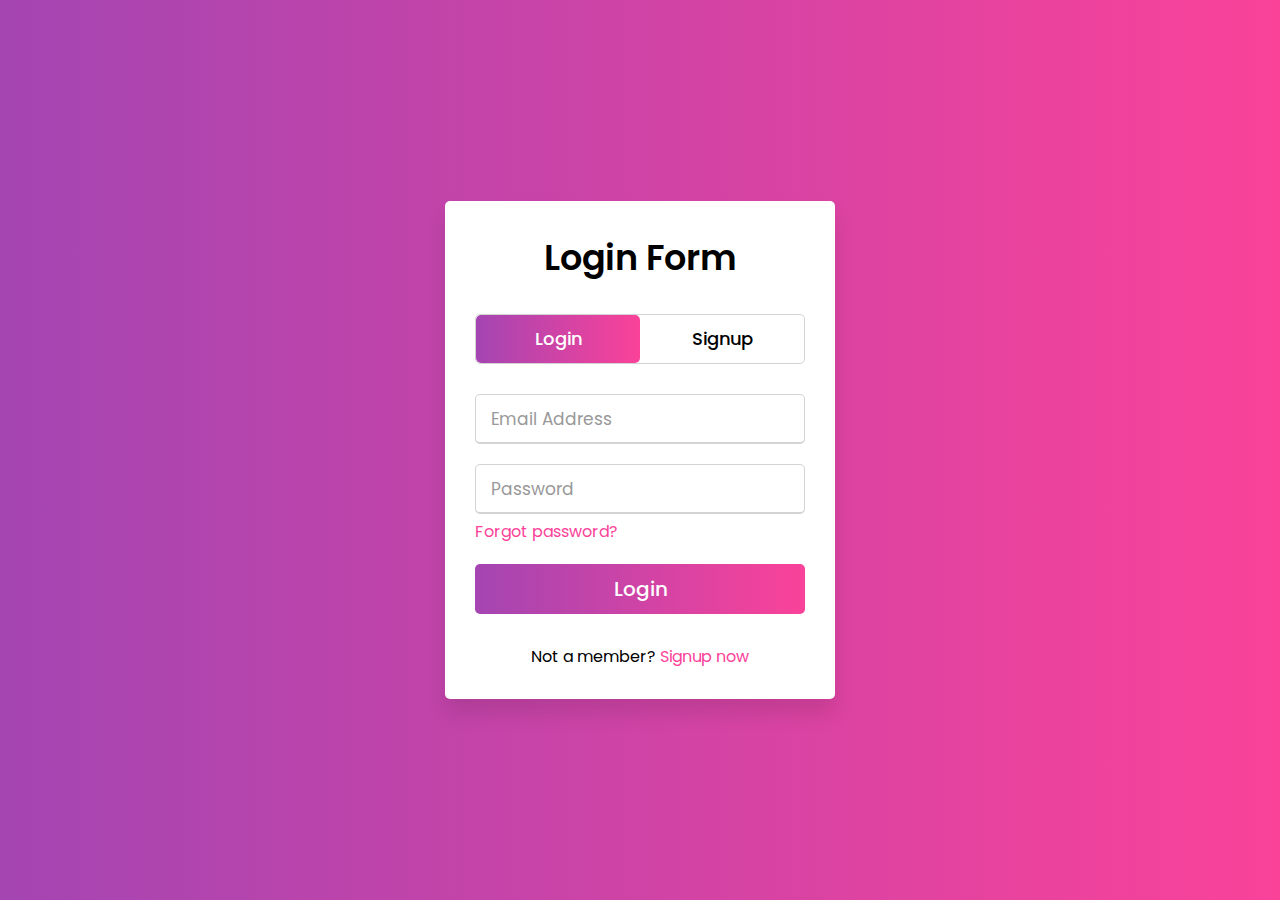
<file: login.html>
<!DOCTYPE html>

<html lang="en" dir="ltr">
  <head>
    <meta charset="utf-8">
    
    <link rel="stylesheet" href="style.css">
    <meta name="viewport" content="width=device-width, initial-scale=1.0">
    <style>
        @import url('https://fonts.googleapis.com/css?family=Poppins:400,500,600,700&display=swap');
*{
  margin: 0;
  padding: 0;
  box-sizing: border-box;
  font-family: 'Poppins', sans-serif;
}
html,body{
  display: grid;
  height: 100%;
  width: 100%;
  place-items: center;
  background: -webkit-linear-gradient(left, #a445b2, #fa4299);
}
::selection{
  background: #fa4299;
  color: #fff;
}
.wrapper{
  overflow: hidden;
  max-width: 390px;
  background: #fff;
  padding: 30px;
  border-radius: 5px;
  box-shadow: 0px 15px 20px rgba(0,0,0,0.1);
}
.wrapper .title-text{
  display: flex;
  width: 200%;
}
.wrapper .title{
  width: 50%;
  font-size: 35px;
  font-weight: 600;
  text-align: center;
  transition: all 0.6s cubic-bezier(0.68,-0.55,0.265,1.55);
}
.wrapper .slide-controls{
  position: relative;
  display: flex;
  height: 50px;
  width: 100%;
  overflow: hidden;
  margin: 30px 0 10px 0;
  justify-content: space-between;
  border: 1px solid lightgrey;
  border-radius: 5px;
}
.slide-controls .slide{
  height: 100%;
  width: 100%;
  color: #fff;
  font-size: 18px;
  font-weight: 500;
  text-align: center;
  line-height: 48px;
  cursor: pointer;
  z-index: 1;
  transition: all 0.6s ease;
}
.slide-controls label.signup{
  color: #000;
}
.slide-controls .slider-tab{
  position: absolute;
  height: 100%;
  width: 50%;
  left: 0;
  z-index: 0;
  border-radius: 5px;
  background: -webkit-linear-gradient(left, #a445b2, #fa4299);
  transition: all 0.6s cubic-bezier(0.68,-0.55,0.265,1.55);
}
input[type="radio"]{
  display: none;
}
#signup:checked ~ .slider-tab{
  left: 50%;
}
#signup:checked ~ label.signup{
  color: #fff;
  cursor: default;
  user-select: none;
}
#signup:checked ~ label.login{
  color: #000;
}
#login:checked ~ label.signup{
  color: #000;
}
#login:checked ~ label.login{
  cursor: default;
  user-select: none;
}
.wrapper .form-container{
  width: 100%;
  overflow: hidden;
}
.form-container .form-inner{
  display: flex;
  width: 200%;
}
.form-container .form-inner form{
  width: 50%;
  transition: all 0.6s cubic-bezier(0.68,-0.55,0.265,1.55);
}
.form-inner form .field{
  height: 50px;
  width: 100%;
  margin-top: 20px;
}
.form-inner form .field input{
  height: 100%;
  width: 100%;
  outline: none;
  padding-left: 15px;
  border-radius: 5px;
  border: 1px solid lightgrey;
  border-bottom-width: 2px;
  font-size: 17px;
  transition: all 0.3s ease;
}
.form-inner form .field input:focus{
  border-color: #fc83bb;
  /* box-shadow: inset 0 0 3px #fb6aae; */
}
.form-inner form .field input::placeholder{
  color: #999;
  transition: all 0.3s ease;
}
form .field input:focus::placeholder{
  color: #b3b3b3;
}
.form-inner form .pass-link{
  margin-top: 5px;
}
.form-inner form .signup-link{
  text-align: center;
  margin-top: 30px;
}
.form-inner form .pass-link a,
.form-inner form .signup-link a{
  color: #fa4299;
  text-decoration: none;
}
.form-inner form .pass-link a:hover,
.form-inner form .signup-link a:hover{
  text-decoration: underline;
}
form .btn{
  height: 50px;
  width: 100%;
  border-radius: 5px;
  position: relative;
  overflow: hidden;
}
form .btn .btn-layer{
  height: 100%;
  width: 300%;
  position: absolute;
  left: -100%;
  background: -webkit-linear-gradient(right, #a445b2, #fa4299, #a445b2, #fa4299);
  border-radius: 5px;
  transition: all 0.4s ease;;
}
form .btn:hover .btn-layer{
  left: 0;
}
form .btn input[type="submit"]{
  height: 100%;
  width: 100%;
  z-index: 1;
  position: relative;
  background: none;
  border: none;
  color: #fff;
  padding-left: 0;
  border-radius: 5px;
  font-size: 20px;
  font-weight: 500;
  cursor: pointer;
}

    </style>
  </head>
  <body>


   

  <div class="wrapper">
      <div class="title-text">
        <div class="title login">
Login Form</div>
<div class="title signup">
Signup Form</div>
</div>
<div class="form-container">
        <div class="slide-controls">
          <input type="radio" name="slide" id="login" checked>
          <input type="radio" name="slide" id="signup">
          <label for="login" class="slide login">Login</label>
          <label for="signup" class="slide signup">Signup</label>
          <div class="slider-tab">
</div>
</div>
<div class="form-inner">
          <form action="#" class="login">
            <div class="field">
              <input type="text" placeholder="Email Address" required>
            </div>
<div class="field">
              <input type="password" placeholder="Password" required>
            </div>
<div class="pass-link">
<a href="#">Forgot password?</a></div>
<div class="field btn">
              <div class="btn-layer">
</div>
<input type="submit" value="Login">
            </div>
<div class="signup-link">
Not a member? <a href="">Signup now</a></div>
</form>
<form action="#" class="signup">
            <div class="field">
              <input type="text" placeholder="Email Address" required>
            </div>
<div class="field">
              <input type="password" placeholder="Password" required>
            </div>
<div class="field">
              <input type="password" placeholder="Confirm password" required>
            </div>
<div class="field btn">
              <div class="btn-layer">
</div>
<input type="submit" value="Signup">
            </div>
</form>
</div>
</div>
</div>
<script>
      const loginText = document.querySelector(".title-text .login");
      const loginForm = document.querySelector("form.login");
      const loginBtn = document.querySelector("label.login");
      const signupBtn = document.querySelector("label.signup");
      const signupLink = document.querySelector("form .signup-link a");
      signupBtn.onclick = (()=>{
        loginForm.style.marginLeft = "-50%";
        loginText.style.marginLeft = "-50%";
      });
      loginBtn.onclick = (()=>{
        loginForm.style.marginLeft = "0%";
        loginText.style.marginLeft = "0%";
      });
      signupLink.onclick = (()=>{
        signupBtn.click();
        return false;
      });
    </script>

  </body>
</html>
</file>
<file: style.css>
/*  import google fonts */
@import url('https://fonts.googleapis.com/css2?family=Poppins:wght@400;500;600;700&family=Ubuntu:wght@400;500;700&display=swap');

*{
    margin: 0;
    padding: 0;
    box-sizing: border-box;
    text-decoration: none;
}
html{
    scroll-behavior: smooth;
}

/* custom scroll bar */
::-webkit-scrollbar {
    width: 10px;
}
::-webkit-scrollbar-track {
    background: #f1f1f1;
}
::-webkit-scrollbar-thumb {
    background: #888;
}

::-webkit-scrollbar-thumb:hover {
    background: #555;
}

/* all similar content styling codes */
section{
    padding: 100px 0;
}
.max-width{
    max-width: 1300px;
    padding: 0 80px;
    margin: auto;
}
.about, .services, .skills, .teams, .contact, footer{
    font-family: 'Poppins', sans-serif;
}
.about .about-content, 
.services .serv-content,
.skills .skills-content,
.contact .contact-content{
    display: flex;
    flex-wrap: wrap;
    align-items: center;
    justify-content: space-between;
}
section .title{
    position: relative;
    text-align: center;
    font-size: 40px;
    font-weight: 500;
    margin-bottom: 60px;
    padding-bottom: 20px;
    font-family: 'Ubuntu', sans-serif;
}
section .title::before{
    content: "";
    position: absolute;
    bottom: 0px;
    left: 50%;
    width: 180px;
    height: 3px;
    background: #111;
    transform: translateX(-50%);
}
section .title::after{
    position: absolute;
    bottom: -8px;
    left: 50%;
    font-size: 20px;
    color: crimson;
    padding: 0 5px;
    background: #fff;
    transform: translateX(-50%);
}

/* navbar styling */
.navbar{
    position: fixed;
    width: 100%;
    z-index: 999;
    padding: 30px 0;
    font-family: 'Ubuntu', sans-serif;
    transition: all 0.3s ease;
}
.navbar.sticky{
    padding: 15px 0;
    background: crimson;
}
.navbar .max-width{
    display: flex;
    align-items: center;
    justify-content: space-between;
}
.navbar .logo a{
    color: #fff;
    font-size: 35px;
    font-weight: 600;
}
.navbar .logo a span{
    color: crimson;
    transition: all 0.3s ease;
}
.navbar.sticky .logo a span{
    color: #fff;
}
.navbar .menu li{
    list-style: none;
    display: inline-block;
}
.navbar .menu li a{
    display: block;
    color: #fff;
    font-size: 18px;
    font-weight: 500;
    margin-left: 25px;
    transition: color 0.3s ease;
}
.navbar .menu li a:hover{
    color: crimson;
}
.navbar.sticky .menu li a:hover{
    color: #fff;
}

/* menu btn styling */
.menu-btn{
    color: #fff;
    font-size: 23px;
    cursor: pointer;
    display: none;
}
.scroll-up-btn{
    position: fixed;
    height: 45px;
    width: 42px;
    background: crimson;
    right: 30px;
    bottom: 10px;
    text-align: center;
    line-height: 45px;
    color: #fff;
    z-index: 9999;
    font-size: 30px;
    border-radius: 6px;
    border-bottom-width: 2px;
    cursor: pointer;
    opacity: 0;
    pointer-events: none;
    transition: all 0.3s ease;
}
.scroll-up-btn.show{
    bottom: 30px;
    opacity: 1;
    pointer-events: auto;
}
.scroll-up-btn:hover{
    filter: brightness(90%);
}

  
/* home section styling */
.home{
    display: flex;
    background: url("images/banner.jpg") no-repeat center;
    height: 100vh;
    color: #fff;
    min-height: 500px;
    background-size: cover;
    background-attachment: fixed;
    font-family: 'Ubuntu', sans-serif;
}
.home .max-width{
    margin: auto 0 auto 30px;
}
.home .home-content .text-1{
    font-size: 27px;
}
.home .home-content .text-2{
    font-size: 75px;
    font-weight: 600;
    margin-left: -3px;
}
.home .home-content .text-3{
    font-size: 40px;
    margin: 5px 0;
}
.home .home-content .text-3 span{
    color: crimson;
    font-weight: 500;
}
.home .home-content a{
    display: inline-block;
    background: crimson;
    color: #fff;
    font-size: 25px;
    padding: 12px 36px;
    margin-top: 20px;
    font-weight: 400;
    border-radius: 6px;
    border: 2px solid crimson;
    transition: all 0.3s ease;
}
.home .home-content a:hover{
    color: crimson;
    background: none;
}

/* about section styling */
.about .title::after{
    content: "who i am";
}
.about .about-content .left{
    width: 45%;
}
.about .about-content .left img{
    height: 400px;
    width: 400px;
    object-fit: cover;
    border-radius: 6px;
}
.about .about-content .right{
    width: 55%;
}
.about .about-content .right .text{
    font-size: 25px;
    font-weight: 600;
    margin-bottom: 10px;
}
.about .about-content .right .text span{
    color: crimson;
}
.about .about-content .right p{
    text-align: justify;
}
.about .about-content .right a{
    display: inline-block;
    background: crimson;
    color: #fff;
    font-size: 20px;
    font-weight: 500;
    padding: 10px 30px;
    margin-top: 20px;
    border-radius: 6px;
    border: 2px solid crimson;
    transition: all 0.3s ease;
}
.about .about-content .right a:hover{
    color: crimson;
    background: none;
}

/* services section styling */
.services, .teams{
    color:#fff;
    background: #111;
}
.services .title::before,
.teams .title::before{
    background: #fff;
}
.services .title::after,
.teams .title::after{
    background: #111;
    content: "what i provide";
}
.services .serv-content .card{
    width: calc(33% - 20px);
    background: #222;
    text-align: center;
    border-radius: 6px;
    padding: 20px 25px;
    cursor: pointer;
    transition: all 0.3s ease;
}
/*....services .serv-content .card:hover{
    background: crimson;
}....*/
.services .serv-content .card .box{
    transition: all 0.3s ease;
}
.services .serv-content .card:hover .box{
    transform: scale(1.05);
}
.services .serv-content .card i{
    font-size: 50px;
    color: crimson;
    transition: color 0.3s ease;
}
.services .serv-content .card:hover i{
    color: #fff;
}
.services .serv-content .card .text{
    font-size: 25px;
    font-weight: 500;
    margin: 10px 0 7px 0;
}

/* skills section styling */

.skills .title::after{
    content: "what i know";
}
.skills .skills-content .column{
    width: calc(50% - 30px);
}
.skills .skills-content .left .text{
    font-size: 20px;
    font-weight: 600;
    margin-bottom: 10px;
}
.skills .skills-content .left p{
    text-align: justify;
}
.skills .skills-content .left a{
    display: inline-block;
    background: crimson;
    color: #fff;
    font-size: 18px;
    font-weight: 500;
    padding: 8px 16px;
    margin-top: 20px;
    border-radius: 6px;
    border: 2px solid crimson;
    transition: all 0.3s ease;
}
.skills .skills-content .left a:hover{
    color: crimson;
    background: none;
}
.skills .skills-content .right .bars{
    margin-bottom: 15px;
}
.skills .skills-content .right .info{
    display: flex;
    margin-bottom: 5px;
    align-items: center;
    justify-content: space-between;
}
.skills .skills-content .right span{
    font-weight: 500;
    font-size: 18px;
}
.skills .skills-content .right .line{
    height: 5px;
    width: 100%;
    background: lightgrey;
    position: relative;
}
.skills .skills-content .right .line::before{
    content: "";
    position: absolute;
    height: 100%;
    left: 0;
    top: 0;
    background: crimson;
}
.skills-content .right .html::before{
    width: 90%;
}
.skills-content .right .css::before{
    width: 60%;
}
.skills-content .right .js::before{
    width: 80%;
}
.skills-content .right .php::before{
    width: 50%;
}
.skills-content .right .mysql::before{
    width: 70%;
}

/* teams section styling */
.teams .title::after{
    content: "who with me";
}
.teams .carousel .card{
    background: #222;
    border-radius: 6px;
    padding: 25px 35px;
    text-align: center;
    overflow: hidden;
    transition: all 0.3s ease;
}
.teams .carousel .card:hover{
    background: crimson;
}
.teams .carousel .card .box{
    display: flex;
    flex-direction: column;
    align-items: center;
    justify-content: center;
    transition: all 0.3s ease;
}
.teams .carousel .card:hover .box{
    transform: scale(1.05);
}
.teams .carousel .card .text{
    font-size: 25px;
    font-weight: 500;
    margin: 10px 0 7px 0;
}
.teams .carousel .card img{
    height: 150px;
    width: 150px;
    object-fit: cover;
    border-radius: 50%;
    border: 5px solid crimson;
    transition: all 0.3s ease;
}
.teams .carousel .card:hover img{
    border-color: #fff;
}
.owl-dots{
    text-align: center;
    margin-top: 20px;
}
.owl-dot{
    height: 13px;
    width: 13px;
    margin: 0 5px;
    outline: none!important;
    border-radius: 50%;
    border: 2px solid crimson!important;
    transition: all 0.3s ease;
}
.owl-dot.active{
    width: 35px;
    border-radius: 14px;
}
.owl-dot.active,
.owl-dot:hover{
    background: crimson!important;
}

/* contact section styling */
.contact .title::after{
    content: "get in touch";
}
.contact .contact-content .column{
    width: calc(50% - 30px);
}
.contact .contact-content .text{
    font-size: 20px;
    font-weight: 600;
    margin-bottom: 10px;
}
.contact .contact-content .left p{
    text-align: justify;
}
.contact .contact-content .left .icons{
    margin: 10px 0;
}
.contact .contact-content .row{
    display: flex;
    height: 65px;
    align-items: center;
}
.contact .contact-content .row .info{
    margin-left: 30px;
}
.contact .contact-content .row i{
    font-size: 25px;
    color: crimson;
}
.contact .contact-content .info .head{
    font-weight: 500;
}
.contact .contact-content .info .sub-title{
    color: #333;
}
.contact .right form .fields{
    display: flex;
}
.contact .right form .field,
.contact .right form .fields .field{
    height: 45px;
    width: 100%;
    margin-bottom: 15px;
}
.contact .right form .textarea{
    height: 80px;
    width: 100%;
}
.contact .right form .name{
    margin-right: 10px;
}
.contact .right form .email{
    margin-left: 10px;  
}
.contact .right form .field input,
.contact .right form .textarea textarea{
    height: 100%;
    width: 100%;
    border: 1px solid lightgrey;
    border-radius: 6px;
    outline: none;
    padding: 0 15px;
    font-size: 17px;
    font-family: 'Poppins', sans-serif;
    transition: all 0.3s ease;
}
.contact .right form .field input:focus,
.contact .right form .textarea textarea:focus{
    border-color: #b3b3b3;
}
.contact .right form .textarea textarea{
    padding-top: 10px;
    resize: none;
}
.contact .right form .button{
    height: 47px;
    width: 170px;
}
.contact .right form .button button{
    width: 100%;
    height: 100%;
    border: 2px solid crimson;
    background: crimson;
    color: #fff;
    outline: none;
    font-size: 20px;
    font-weight: 500;
    border-radius: 6px;
    cursor: pointer;
    transition: all 0.3s ease;
}
.contact .right form .button button:hover{
    color: crimson;
    background: none;
}

/* footer section styling */
footer{
    background: #111;
    padding: 15px 23px;
    color: #fff;
    text-align: center;
}
footer span a{
    color: crimson;
    text-decoration: none;
}
footer span a:hover{
    text-decoration: underline;
}


/* responsive media query start */
@media (max-width: 1300px) {
    .home .max-width{
        margin-left: 0px;
    }
}

@media (max-width: 1104px) {
    .about .about-content .left img{
        height: 350px;
        width: 350px;
    }
}

@media (max-width: 991px) {
    .max-width{
        padding: 0 50px;
    }
}
@media (max-width: 947px){
    .menu-btn{
        display: block;
        z-index: 999;
    }
    .menu-btn i.active:before{
        content: "\f00d";
    }
    .navbar .menu{
        position: fixed;
        height: 100vh;
        width: 100%;
        left: -100%;
        top: 0;
        background: #111;
        text-align: center;
        padding-top: 80px;
        transition: all 0.3s ease;
    }
    .navbar .menu.active{
        left: 0;
    }
    .navbar .menu li{
        display: block;
    }
    .navbar .menu li a{
        display: inline-block;
        margin: 20px 0;
        font-size: 25px;
    }
    .home .home-content .text-2{
        font-size: 70px;
    }
    .home .home-content .text-3{
        font-size: 35px;
    }
    .home .home-content a{
        font-size: 23px;
        padding: 10px 30px;
    }
    .max-width{
        max-width: 930px;
    }
    .about .about-content .column{
        width: 100%;
    }
    .about .about-content .left{
        display: flex;
        justify-content: center;
        margin: 0 auto 60px;
    }
    .about .about-content .right{
        flex: 100%;
    }
    .services .serv-content .card{
        width: calc(50% - 10px);
        margin-bottom: 20px;
    }
    .skills .skills-content .column,
    .contact .contact-content .column{
        width: 100%;
        margin-bottom: 35px;
    }
}

@media (max-width: 690px) {
    .max-width{
        padding: 0 23px;
    }
    .home .home-content .text-2{
        font-size: 60px;
    }
    .home .home-content .text-3{
        font-size: 32px;
    }
    .home .home-content a{
        font-size: 20px;
    }
    .services .serv-content .card{
        width: 100%;
    }
}

@media (max-width: 500px) {
    .home .home-content .text-2{
        font-size: 50px;
    }
    .home .home-content .text-3{
        font-size: 27px;
    }
    .about .about-content .right .text,
    .skills .skills-content .left .text{
        font-size: 19px;
    }
    .contact .right form .fields{
        flex-direction: column;
    }
    .contact .right form .name,
    .contact .right form .email{
        margin: 0;
    }
    .scroll-up-btn{
        right: 15px;
        bottom: 15px;
        height: 38px;
        width: 35px;
        font-size: 23px;
        line-height: 38px;
    }
}
</file>
